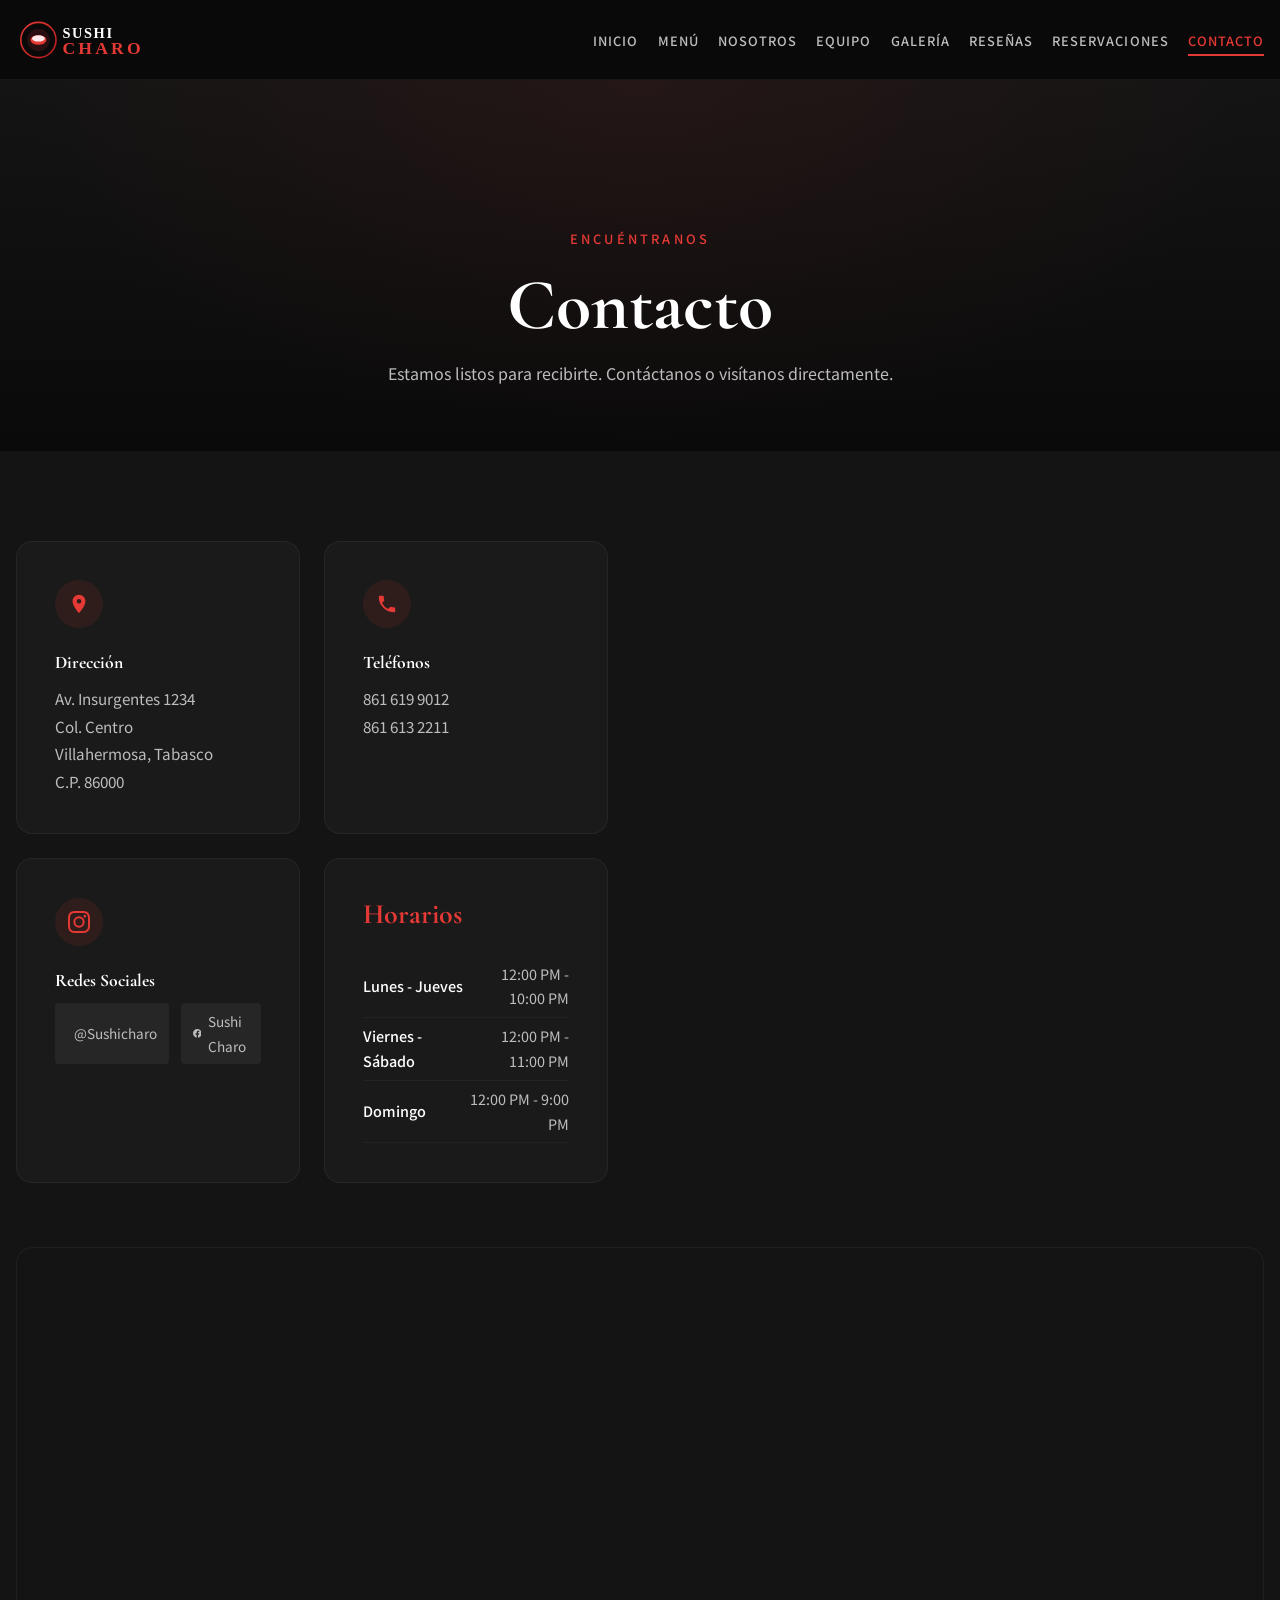
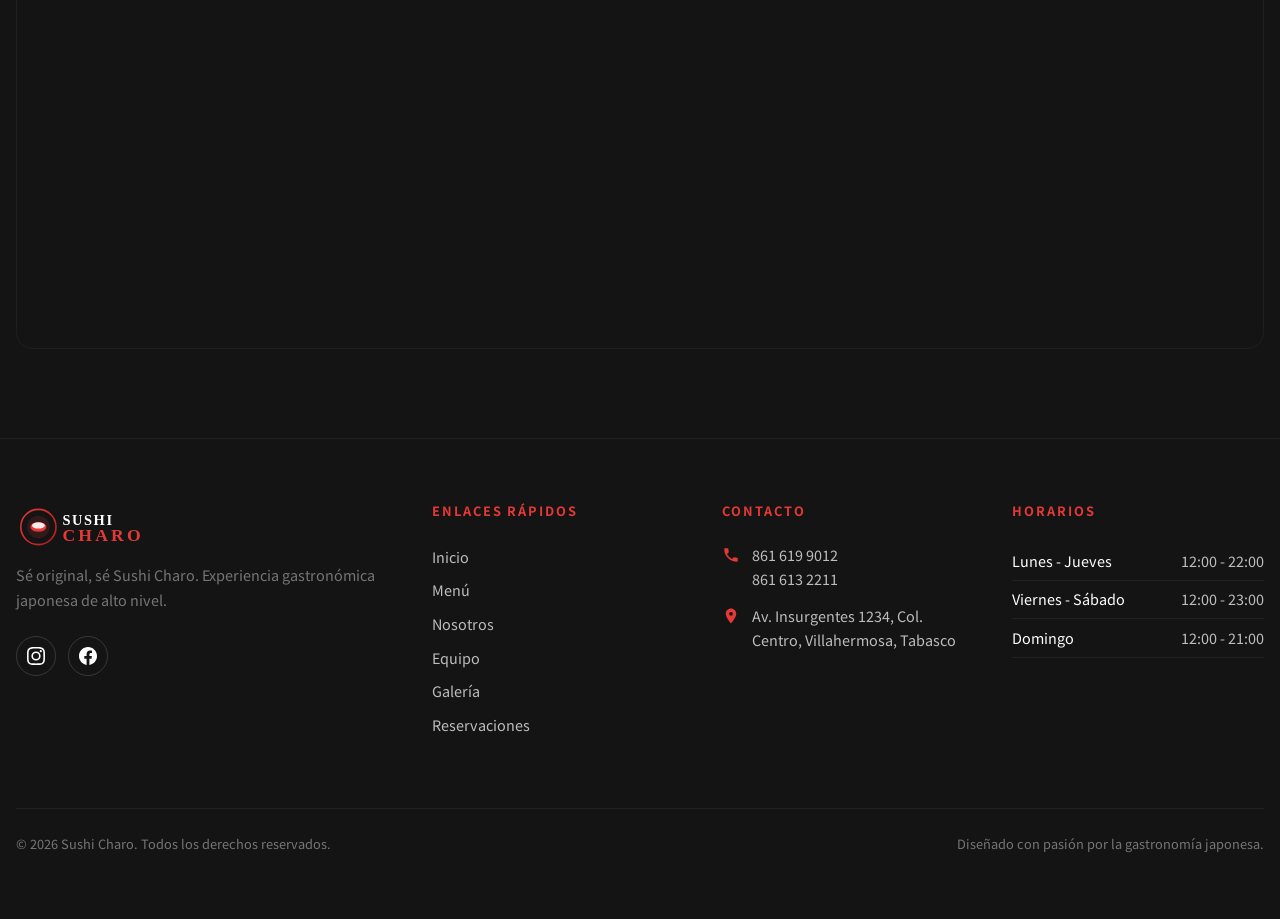
<file: contacto.html>
<!DOCTYPE html>
<html lang="es">
<head>
  <meta charset="UTF-8">
  <meta name="viewport" content="width=device-width, initial-scale=1.0">
  <meta name="description" content="Contacta a Sushi Charo. Dirección, teléfonos, redes sociales y horarios. Visítanos en Villahermosa, Tabasco.">
  <title>Contacto — Sushi Charo</title>
  <link rel="icon" type="image/svg+xml" href="assets/logos/logo.svg">
  <link rel="stylesheet" href="css/global.css">
  <link rel="stylesheet" href="css/contacto.css">
</head>
<body>

  <header class="header" role="banner">
    <div class="header__inner">
      <a href="index.html" class="header__logo" aria-label="Sushi Charo - Inicio">
        <img src="assets/logos/logo.svg" alt="Logo Sushi Charo" width="160" height="48">
      </a>
      <nav class="nav" aria-label="Navegación principal">
        <ul class="nav__list">
          <li><a href="index.html" class="nav__link">Inicio</a></li>
          <li><a href="menu.html" class="nav__link">Menú</a></li>
          <li><a href="nosotros.html" class="nav__link">Nosotros</a></li>
          <li><a href="equipo.html" class="nav__link">Equipo</a></li>
          <li><a href="galeria.html" class="nav__link">Galería</a></li>
          <li><a href="resenas.html" class="nav__link">Reseñas</a></li>
          <li><a href="reservaciones.html" class="nav__link">Reservaciones</a></li>
          <li><a href="contacto.html" class="nav__link">Contacto</a></li>
        </ul>
      </nav>
      <button class="hamburger" aria-label="Abrir menú" aria-expanded="false" aria-controls="mobile-nav">
        <span class="hamburger__line"></span>
        <span class="hamburger__line"></span>
        <span class="hamburger__line"></span>
      </button>
    </div>
  </header>

  <nav class="mobile-nav" id="mobile-nav" aria-label="Menú móvil">
    <ul class="mobile-nav__list">
      <li><a href="index.html" class="mobile-nav__link">Inicio</a></li>
      <li><a href="menu.html" class="mobile-nav__link">Menú</a></li>
      <li><a href="nosotros.html" class="mobile-nav__link">Nosotros</a></li>
      <li><a href="equipo.html" class="mobile-nav__link">Equipo</a></li>
      <li><a href="galeria.html" class="mobile-nav__link">Galería</a></li>
      <li><a href="resenas.html" class="mobile-nav__link">Reseñas</a></li>
      <li><a href="reservaciones.html" class="mobile-nav__link">Reservaciones</a></li>
      <li><a href="contacto.html" class="mobile-nav__link">Contacto</a></li>
    </ul>
  </nav>

  <main>
    <section class="page-hero">
      <div class="page-hero__content container">
        <span class="section-label" data-aos="fade-in">Encuéntranos</span>
        <h1 data-aos="fade-up">Contacto</h1>
        <p data-aos="fade-up" data-aos-delay="100">Estamos listos para recibirte. Contáctanos o visítanos directamente.</p>
      </div>
    </section>

    <section class="section section--dark" aria-labelledby="contact-heading">
      <div class="container">
        <h2 id="contact-heading" class="sr-only">Información de contacto</h2>
        <div class="contact-layout">
          <div class="contact-info">
            <article class="contact-card" data-aos="fade-up">
              <div class="contact-card__icon">
                <svg viewBox="0 0 24 24"><path d="M12 2C8.13 2 5 5.13 5 9c0 5.25 7 13 7 13s7-7.75 7-13c0-3.87-3.13-7-7-7zm0 9.5a2.5 2.5 0 010-5 2.5 2.5 0 010 5z"/></svg>
              </div>
              <h3>Dirección</h3>
              <p>Av. Insurgentes 1234<br>Col. Centro<br>Villahermosa, Tabasco<br>C.P. 86000</p>
            </article>

            <article class="contact-card" data-aos="fade-up" data-aos-delay="100">
              <div class="contact-card__icon">
                <svg viewBox="0 0 24 24"><path d="M6.62 10.79a15.05 15.05 0 006.59 6.59l2.2-2.2a1 1 0 011.01-.24 11.36 11.36 0 003.56.57 1 1 0 011 1V20a1 1 0 01-1 1A17 17 0 013 4a1 1 0 011-1h3.5a1 1 0 011 1 11.36 11.36 0 00.57 3.56 1 1 0 01-.25 1.01l-2.2 2.22z"/></svg>
              </div>
              <h3>Teléfonos</h3>
              <p>
                <a href="tel:+528616199012">861 619 9012</a><br>
                <a href="tel:+528616132211">861 613 2211</a>
              </p>
            </article>

            <article class="contact-card" data-aos="fade-up" data-aos-delay="200">
              <div class="contact-card__icon">
                <svg viewBox="0 0 24 24"><path d="M12 2.163c3.204 0 3.584.012 4.85.07 3.252.148 4.771 1.691 4.919 4.919.058 1.265.069 1.645.069 4.849 0 3.205-.012 3.584-.069 4.849-.149 3.225-1.664 4.771-4.919 4.919-1.266.058-1.644.07-4.85.07-3.204 0-3.584-.012-4.849-.07-3.26-.149-4.771-1.699-4.919-4.92-.058-1.265-.07-1.644-.07-4.849 0-3.204.013-3.583.07-4.849.149-3.227 1.664-4.771 4.919-4.919 1.266-.057 1.645-.069 4.849-.069zM12 0C8.741 0 8.333.014 7.053.072 2.695.272.273 2.69.073 7.052.014 8.333 0 8.741 0 12c0 3.259.014 3.668.072 4.948.2 4.358 2.618 6.78 6.98 6.98C8.333 23.986 8.741 24 12 24c3.259 0 3.668-.014 4.948-.072 4.354-.2 6.782-2.618 6.979-6.98.059-1.28.073-1.689.073-4.948 0-3.259-.014-3.667-.072-4.947-.196-4.354-2.617-6.78-6.979-6.98C15.668.014 15.259 0 12 0zm0 5.838a6.162 6.162 0 100 12.324 6.162 6.162 0 000-12.324zM12 16a4 4 0 110-8 4 4 0 010 8zm6.406-11.845a1.44 1.44 0 100 2.881 1.44 1.44 0 000-2.881z"/></svg>
              </div>
              <h3>Redes Sociales</h3>
              <div class="contact-social">
                <a href="https://instagram.com/Sushicharo" target="_blank" rel="noopener noreferrer">
                  <svg viewBox="0 0 24 24" width="16" height="16" fill="currentColor"><path d="M12 2.163c3.204 0 3.584.012 4.85.07 3.252.148 4.771 1.691 4.919 4.919.058 1.265.069 1.645.069 4.849 0 3.205-.012 3.584-.069 4.849-.149 3.225-1.664 4.771-4.919 4.919-1.266.058-1.644.07-4.85.07-3.204 0-3.584-.012-4.849-.07-3.26-.149-4.771-1.699-4.919-4.92-.058-1.265-.07-1.644-.07-4.849 0-3.204.013-3.583.07-4.849.149-3.227 1.664-4.771 4.919-4.919 1.266-.057 1.645-.069 4.849-.069zM12 0C8.741 0 8.333.014 7.053.072 2.695.272.273 2.69.073 7.052.014 8.333 0 8.741 0 12c0 3.259.014 3.668.072 4.948.2 4.358 2.618 6.78 6.98 6.98C8.333 23.986 8.741 24 12 24c3.259 0 3.668-.014 4.948-.072 4.354-.2 6.782-2.618 6.979-6.98.059-1.28.073-1.689.073-4.948 0-3.259-.014-3.667-.072-4.947-.196-4.354-2.617-6.78-6.979-6.98C15.668.014 15.259 0 12 0zm0 5.838a6.162 6.162 0 100 12.324 6.162 6.162 0 000-12.324zM12 16a4 4 0 110-8 4 4 0 010 8zm6.406-11.845a1.44 1.44 0 100 2.881 1.44 1.44 0 000-2.881z"/></svg>
                  @Sushicharo
                </a>
                <a href="https://facebook.com/SushiCharo" target="_blank" rel="noopener noreferrer">
                  <svg viewBox="0 0 24 24" width="16" height="16" fill="currentColor"><path d="M24 12.073c0-6.627-5.373-12-12-12s-12 5.373-12 12c0 5.99 4.388 10.954 10.125 11.854v-8.385H7.078v-3.47h3.047V9.43c0-3.007 1.792-4.669 4.533-4.669 1.312 0 2.686.235 2.686.235v2.953H15.83c-1.491 0-1.956.925-1.956 1.874v2.25h3.328l-.532 3.47h-2.796v8.385C19.612 23.027 24 18.062 24 12.073z"/></svg>
                  Sushi Charo
                </a>
              </div>
            </article>

            <article class="contact-hours" data-aos="fade-up" data-aos-delay="300">
              <h3>Horarios</h3>
              <table>
                <tbody>
                  <tr><td>Lunes - Jueves</td><td>12:00 PM - 10:00 PM</td></tr>
                  <tr><td>Viernes - Sábado</td><td>12:00 PM - 11:00 PM</td></tr>
                  <tr><td>Domingo</td><td>12:00 PM - 9:00 PM</td></tr>
                </tbody>
              </table>
            </article>
          </div>

          <div class="contact-map" data-aos="fade-up">
            <iframe
              src="https://www.google.com/maps/embed?pb=!1m18!1m12!1m3!1d3720.5!2d-92.93!3d17.99!2m3!1f0!2f0!3f0!3m2!1i1024!2i768!4f13.1!3m3!1m2!1s0x0%3A0x0!2zMTfCsDU5JzI0LjAiTiA5MsKwNTUnNDguMCJX!5e0!3m2!1ses!2smx!4v1"
              allowfullscreen=""
              loading="lazy"
              referrerpolicy="no-referrer-when-downgrade"
              title="Ubicación de Sushi Charo en Google Maps">
            </iframe>
          </div>
        </div>
      </div>
    </section>
  </main>

  <footer class="footer" role="contentinfo">
    <div class="container">
      <div class="footer__grid">
        <div class="footer__brand">
          <img src="assets/logos/logo.svg" alt="Sushi Charo" width="160" height="48">
          <p>Sé original, sé Sushi Charo. Experiencia gastronómica japonesa de alto nivel.</p>
          <div class="footer__social">
            <a href="https://instagram.com/Sushicharo" target="_blank" rel="noopener noreferrer" aria-label="Instagram">
              <svg viewBox="0 0 24 24"><path d="M12 2.163c3.204 0 3.584.012 4.85.07 3.252.148 4.771 1.691 4.919 4.919.058 1.265.069 1.645.069 4.849 0 3.205-.012 3.584-.069 4.849-.149 3.225-1.664 4.771-4.919 4.919-1.266.058-1.644.07-4.85.07-3.204 0-3.584-.012-4.849-.07-3.26-.149-4.771-1.699-4.919-4.92-.058-1.265-.07-1.644-.07-4.849 0-3.204.013-3.583.07-4.849.149-3.227 1.664-4.771 4.919-4.919 1.266-.057 1.645-.069 4.849-.069zM12 0C8.741 0 8.333.014 7.053.072 2.695.272.273 2.69.073 7.052.014 8.333 0 8.741 0 12c0 3.259.014 3.668.072 4.948.2 4.358 2.618 6.78 6.98 6.98C8.333 23.986 8.741 24 12 24c3.259 0 3.668-.014 4.948-.072 4.354-.2 6.782-2.618 6.979-6.98.059-1.28.073-1.689.073-4.948 0-3.259-.014-3.667-.072-4.947-.196-4.354-2.617-6.78-6.979-6.98C15.668.014 15.259 0 12 0zm0 5.838a6.162 6.162 0 100 12.324 6.162 6.162 0 000-12.324zM12 16a4 4 0 110-8 4 4 0 010 8zm6.406-11.845a1.44 1.44 0 100 2.881 1.44 1.44 0 000-2.881z"/></svg>
            </a>
            <a href="https://facebook.com/SushiCharo" target="_blank" rel="noopener noreferrer" aria-label="Facebook">
              <svg viewBox="0 0 24 24"><path d="M24 12.073c0-6.627-5.373-12-12-12s-12 5.373-12 12c0 5.99 4.388 10.954 10.125 11.854v-8.385H7.078v-3.47h3.047V9.43c0-3.007 1.792-4.669 4.533-4.669 1.312 0 2.686.235 2.686.235v2.953H15.83c-1.491 0-1.956.925-1.956 1.874v2.25h3.328l-.532 3.47h-2.796v8.385C19.612 23.027 24 18.062 24 12.073z"/></svg>
            </a>
          </div>
        </div>
        <div>
          <h3 class="footer__title">Enlaces Rápidos</h3>
          <ul class="footer__links">
            <li><a href="index.html">Inicio</a></li>
            <li><a href="menu.html">Menú</a></li>
            <li><a href="nosotros.html">Nosotros</a></li>
            <li><a href="equipo.html">Equipo</a></li>
            <li><a href="galeria.html">Galería</a></li>
            <li><a href="reservaciones.html">Reservaciones</a></li>
          </ul>
        </div>
        <div>
          <h3 class="footer__title">Contacto</h3>
          <ul class="footer__contact">
            <li>
              <svg viewBox="0 0 24 24"><path d="M6.62 10.79a15.05 15.05 0 006.59 6.59l2.2-2.2a1 1 0 011.01-.24 11.36 11.36 0 003.56.57 1 1 0 011 1V20a1 1 0 01-1 1A17 17 0 013 4a1 1 0 011-1h3.5a1 1 0 011 1 11.36 11.36 0 00.57 3.56 1 1 0 01-.25 1.01l-2.2 2.22z"/></svg>
              <span>861 619 9012<br>861 613 2211</span>
            </li>
            <li>
              <svg viewBox="0 0 24 24"><path d="M12 2C8.13 2 5 5.13 5 9c0 5.25 7 13 7 13s7-7.75 7-13c0-3.87-3.13-7-7-7zm0 9.5a2.5 2.5 0 010-5 2.5 2.5 0 010 5z"/></svg>
              <span>Av. Insurgentes 1234, Col. Centro, Villahermosa, Tabasco</span>
            </li>
          </ul>
        </div>
        <div>
          <h3 class="footer__title">Horarios</h3>
          <ul class="footer__hours">
            <li><span>Lunes - Jueves</span><span>12:00 - 22:00</span></li>
            <li><span>Viernes - Sábado</span><span>12:00 - 23:00</span></li>
            <li><span>Domingo</span><span>12:00 - 21:00</span></li>
          </ul>
        </div>
      </div>
      <div class="footer__bottom">
        <p>&copy; 2026 Sushi Charo. Todos los derechos reservados.</p>
        <p>Diseñado con pasión por la gastronomía japonesa.</p>
      </div>
    </div>
  </footer>

  <script src="js/main.js"></script>
  <script src="js/animaciones.js"></script>
</body>
</html>
</file>
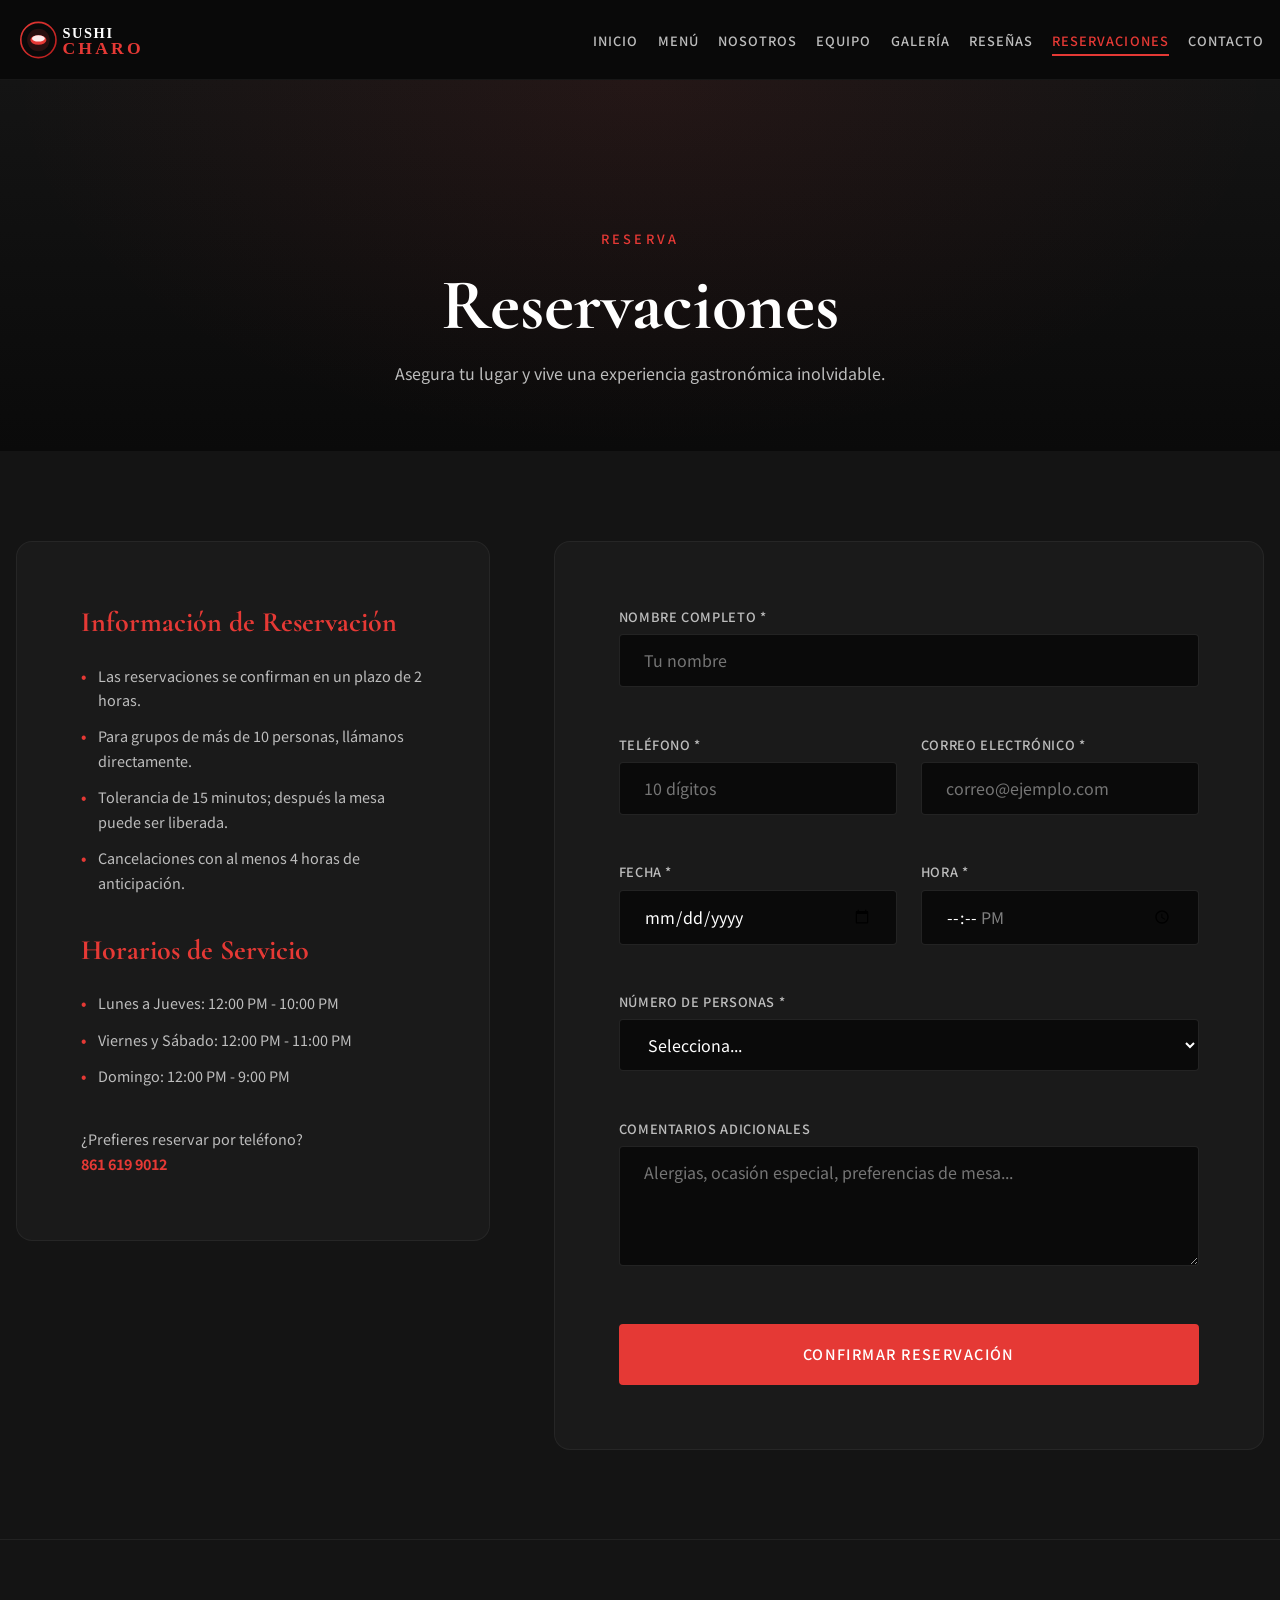
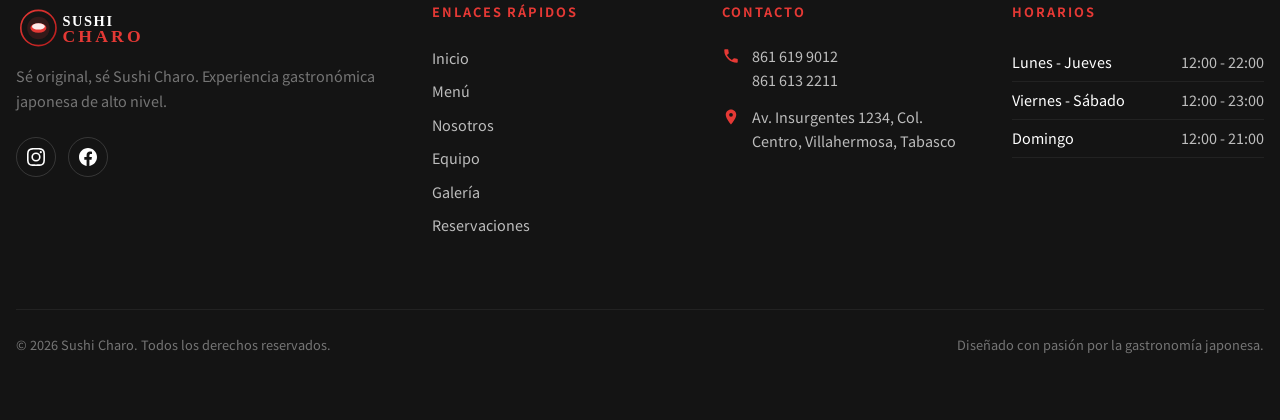
<file: reservaciones.html>
<!DOCTYPE html>
<html lang="es">
<head>
  <meta charset="UTF-8">
  <meta name="viewport" content="width=device-width, initial-scale=1.0">
  <meta name="description" content="Reserva tu mesa en Sushi Charo. Formulario de reservaciones en línea. Disfruta la mejor experiencia gastronómica japonesa.">
  <title>Reservaciones — Sushi Charo</title>
  <link rel="icon" type="image/svg+xml" href="assets/logos/logo.svg">
  <link rel="stylesheet" href="css/global.css">
  <link rel="stylesheet" href="css/reservaciones.css">
</head>
<body>

  <header class="header" role="banner">
    <div class="header__inner">
      <a href="index.html" class="header__logo" aria-label="Sushi Charo - Inicio">
        <img src="assets/logos/logo.svg" alt="Logo Sushi Charo" width="160" height="48">
      </a>
      <nav class="nav" aria-label="Navegación principal">
        <ul class="nav__list">
          <li><a href="index.html" class="nav__link">Inicio</a></li>
          <li><a href="menu.html" class="nav__link">Menú</a></li>
          <li><a href="nosotros.html" class="nav__link">Nosotros</a></li>
          <li><a href="equipo.html" class="nav__link">Equipo</a></li>
          <li><a href="galeria.html" class="nav__link">Galería</a></li>
          <li><a href="resenas.html" class="nav__link">Reseñas</a></li>
          <li><a href="reservaciones.html" class="nav__link">Reservaciones</a></li>
          <li><a href="contacto.html" class="nav__link">Contacto</a></li>
        </ul>
      </nav>
      <button class="hamburger" aria-label="Abrir menú" aria-expanded="false" aria-controls="mobile-nav">
        <span class="hamburger__line"></span>
        <span class="hamburger__line"></span>
        <span class="hamburger__line"></span>
      </button>
    </div>
  </header>

  <nav class="mobile-nav" id="mobile-nav" aria-label="Menú móvil">
    <ul class="mobile-nav__list">
      <li><a href="index.html" class="mobile-nav__link">Inicio</a></li>
      <li><a href="menu.html" class="mobile-nav__link">Menú</a></li>
      <li><a href="nosotros.html" class="mobile-nav__link">Nosotros</a></li>
      <li><a href="equipo.html" class="mobile-nav__link">Equipo</a></li>
      <li><a href="galeria.html" class="mobile-nav__link">Galería</a></li>
      <li><a href="resenas.html" class="mobile-nav__link">Reseñas</a></li>
      <li><a href="reservaciones.html" class="mobile-nav__link">Reservaciones</a></li>
      <li><a href="contacto.html" class="mobile-nav__link">Contacto</a></li>
    </ul>
  </nav>

  <main>
    <section class="page-hero">
      <div class="page-hero__content container">
        <span class="section-label" data-aos="fade-in">Reserva</span>
        <h1 data-aos="fade-up">Reservaciones</h1>
        <p data-aos="fade-up" data-aos-delay="100">Asegura tu lugar y vive una experiencia gastronómica inolvidable.</p>
      </div>
    </section>

    <section class="section section--dark" aria-labelledby="reservation-heading">
      <div class="container">
        <div class="reservation-layout">
          <aside class="reservation-info" data-aos="fade-right">
            <h3 id="reservation-heading">Información de Reservación</h3>
            <ul>
              <li>Las reservaciones se confirman en un plazo de 2 horas.</li>
              <li>Para grupos de más de 10 personas, llámanos directamente.</li>
              <li>Tolerancia de 15 minutos; después la mesa puede ser liberada.</li>
              <li>Cancelaciones con al menos 4 horas de anticipación.</li>
            </ul>
            <h3>Horarios de Servicio</h3>
            <ul>
              <li>Lunes a Jueves: 12:00 PM - 10:00 PM</li>
              <li>Viernes y Sábado: 12:00 PM - 11:00 PM</li>
              <li>Domingo: 12:00 PM - 9:00 PM</li>
            </ul>
            <p style="margin-top: 1rem; color: var(--color-gray-300); font-size: 0.9rem;">¿Prefieres reservar por teléfono?<br><strong style="color: var(--color-red);">861 619 9012</strong></p>
          </aside>

          <div class="reservation-form-wrap" data-aos="fade-left">
            <form class="reservation-form" id="reservation-form" novalidate>
              <div class="form-group">
                <label for="nombre">Nombre completo *</label>
                <input type="text" id="nombre" name="nombre" placeholder="Tu nombre" required autocomplete="name">
                <span class="form-error" role="alert"></span>
              </div>

              <div class="form-row">
                <div class="form-group">
                  <label for="telefono">Teléfono *</label>
                  <input type="tel" id="telefono" name="telefono" placeholder="10 dígitos" required autocomplete="tel">
                  <span class="form-error" role="alert"></span>
                </div>
                <div class="form-group">
                  <label for="correo">Correo electrónico *</label>
                  <input type="email" id="correo" name="correo" placeholder="correo@ejemplo.com" required autocomplete="email">
                  <span class="form-error" role="alert"></span>
                </div>
              </div>

              <div class="form-row">
                <div class="form-group">
                  <label for="fecha">Fecha *</label>
                  <input type="date" id="fecha" name="fecha" required>
                  <span class="form-error" role="alert"></span>
                </div>
                <div class="form-group">
                  <label for="hora">Hora *</label>
                  <input type="time" id="hora" name="hora" min="12:00" max="22:00" required>
                  <span class="form-error" role="alert"></span>
                </div>
              </div>

              <div class="form-group">
                <label for="personas">Número de personas *</label>
                <select id="personas" name="personas" required>
                  <option value="">Selecciona...</option>
                  <option value="1">1 persona</option>
                  <option value="2">2 personas</option>
                  <option value="3">3 personas</option>
                  <option value="4">4 personas</option>
                  <option value="5">5 personas</option>
                  <option value="6">6 personas</option>
                  <option value="7">7 personas</option>
                  <option value="8">8 personas</option>
                  <option value="9">9 personas</option>
                  <option value="10">10 personas</option>
                  <option value="11">11-15 personas</option>
                  <option value="16">16-20 personas</option>
                </select>
                <span class="form-error" role="alert"></span>
              </div>

              <div class="form-group">
                <label for="comentarios">Comentarios adicionales</label>
                <textarea id="comentarios" name="comentarios" placeholder="Alergias, ocasión especial, preferencias de mesa..." maxlength="500"></textarea>
                <span class="form-error" role="alert"></span>
              </div>

              <div class="form-submit">
                <button type="submit" class="btn btn--primary">Confirmar Reservación</button>
              </div>
            </form>

            <div class="form-success" id="form-success" role="status">
              <svg viewBox="0 0 24 24"><path d="M12 2C6.48 2 2 6.48 2 12s4.48 10 10 10 10-4.48 10-10S17.52 2 12 2zm-2 15l-5-5 1.41-1.41L10 14.17l7.59-7.59L19 8l-9 9z"/></svg>
              <h3>¡Reservación Enviada!</h3>
              <p>Gracias por elegir Sushi Charo. Te contactaremos pronto para confirmar tu reservación.</p>
            </div>
          </div>
        </div>
      </div>
    </section>
  </main>

  <footer class="footer" role="contentinfo">
    <div class="container">
      <div class="footer__grid">
        <div class="footer__brand">
          <img src="assets/logos/logo.svg" alt="Sushi Charo" width="160" height="48">
          <p>Sé original, sé Sushi Charo. Experiencia gastronómica japonesa de alto nivel.</p>
          <div class="footer__social">
            <a href="https://instagram.com/Sushicharo" target="_blank" rel="noopener noreferrer" aria-label="Instagram">
              <svg viewBox="0 0 24 24"><path d="M12 2.163c3.204 0 3.584.012 4.85.07 3.252.148 4.771 1.691 4.919 4.919.058 1.265.069 1.645.069 4.849 0 3.205-.012 3.584-.069 4.849-.149 3.225-1.664 4.771-4.919 4.919-1.266.058-1.644.07-4.85.07-3.204 0-3.584-.012-4.849-.07-3.26-.149-4.771-1.699-4.919-4.92-.058-1.265-.07-1.644-.07-4.849 0-3.204.013-3.583.07-4.849.149-3.227 1.664-4.771 4.919-4.919 1.266-.057 1.645-.069 4.849-.069zM12 0C8.741 0 8.333.014 7.053.072 2.695.272.273 2.69.073 7.052.014 8.333 0 8.741 0 12c0 3.259.014 3.668.072 4.948.2 4.358 2.618 6.78 6.98 6.98C8.333 23.986 8.741 24 12 24c3.259 0 3.668-.014 4.948-.072 4.354-.2 6.782-2.618 6.979-6.98.059-1.28.073-1.689.073-4.948 0-3.259-.014-3.667-.072-4.947-.196-4.354-2.617-6.78-6.979-6.98C15.668.014 15.259 0 12 0zm0 5.838a6.162 6.162 0 100 12.324 6.162 6.162 0 000-12.324zM12 16a4 4 0 110-8 4 4 0 010 8zm6.406-11.845a1.44 1.44 0 100 2.881 1.44 1.44 0 000-2.881z"/></svg>
            </a>
            <a href="https://facebook.com/SushiCharo" target="_blank" rel="noopener noreferrer" aria-label="Facebook">
              <svg viewBox="0 0 24 24"><path d="M24 12.073c0-6.627-5.373-12-12-12s-12 5.373-12 12c0 5.99 4.388 10.954 10.125 11.854v-8.385H7.078v-3.47h3.047V9.43c0-3.007 1.792-4.669 4.533-4.669 1.312 0 2.686.235 2.686.235v2.953H15.83c-1.491 0-1.956.925-1.956 1.874v2.25h3.328l-.532 3.47h-2.796v8.385C19.612 23.027 24 18.062 24 12.073z"/></svg>
            </a>
          </div>
        </div>
        <div>
          <h3 class="footer__title">Enlaces Rápidos</h3>
          <ul class="footer__links">
            <li><a href="index.html">Inicio</a></li>
            <li><a href="menu.html">Menú</a></li>
            <li><a href="nosotros.html">Nosotros</a></li>
            <li><a href="equipo.html">Equipo</a></li>
            <li><a href="galeria.html">Galería</a></li>
            <li><a href="reservaciones.html">Reservaciones</a></li>
          </ul>
        </div>
        <div>
          <h3 class="footer__title">Contacto</h3>
          <ul class="footer__contact">
            <li>
              <svg viewBox="0 0 24 24"><path d="M6.62 10.79a15.05 15.05 0 006.59 6.59l2.2-2.2a1 1 0 011.01-.24 11.36 11.36 0 003.56.57 1 1 0 011 1V20a1 1 0 01-1 1A17 17 0 013 4a1 1 0 011-1h3.5a1 1 0 011 1 11.36 11.36 0 00.57 3.56 1 1 0 01-.25 1.01l-2.2 2.22z"/></svg>
              <span>861 619 9012<br>861 613 2211</span>
            </li>
            <li>
              <svg viewBox="0 0 24 24"><path d="M12 2C8.13 2 5 5.13 5 9c0 5.25 7 13 7 13s7-7.75 7-13c0-3.87-3.13-7-7-7zm0 9.5a2.5 2.5 0 010-5 2.5 2.5 0 010 5z"/></svg>
              <span>Av. Insurgentes 1234, Col. Centro, Villahermosa, Tabasco</span>
            </li>
          </ul>
        </div>
        <div>
          <h3 class="footer__title">Horarios</h3>
          <ul class="footer__hours">
            <li><span>Lunes - Jueves</span><span>12:00 - 22:00</span></li>
            <li><span>Viernes - Sábado</span><span>12:00 - 23:00</span></li>
            <li><span>Domingo</span><span>12:00 - 21:00</span></li>
          </ul>
        </div>
      </div>
      <div class="footer__bottom">
        <p>&copy; 2026 Sushi Charo. Todos los derechos reservados.</p>
        <p>Diseñado con pasión por la gastronomía japonesa.</p>
      </div>
    </div>
  </footer>

  <script src="js/main.js"></script>
  <script src="js/animaciones.js"></script>
  <script src="js/reservaciones.js"></script>
</body>
</html>
</file>
<file: css/global.css>
/* ============================================
   SUSHI CHARO — Global Styles
   Mobile First · Premium Japanese Aesthetic
   ============================================ */

@import url('https://fonts.googleapis.com/css2?family=Cormorant+Garamond:ital,wght@0,400;0,600;0,700;1,400&family=Noto+Sans+JP:wght@300;400;500;700&display=swap');

/* --- CSS Variables --- */
:root {
  --color-red: #E53935;
  --color-red-dark: #B71C1C;
  --color-red-light: #FF6F60;
  --color-black: #0A0A0A;
  --color-black-soft: #141414;
  --color-black-card: #1A1A1A;
  --color-white: #FFFFFF;
  --color-gray-100: #F5F5F5;
  --color-gray-300: #BDBDBD;
  --color-gray-500: #757575;
  --color-gray-700: #424242;

  --font-display: 'Cormorant Garamond', Georgia, serif;
  --font-body: 'Noto Sans JP', 'Segoe UI', sans-serif;

  --space-xs: clamp(0.25rem, 0.5vw, 0.5rem);
  --space-sm: clamp(0.5rem, 1vw, 0.75rem);
  --space-md: clamp(1rem, 2vw, 1.5rem);
  --space-lg: clamp(1.5rem, 3vw, 2.5rem);
  --space-xl: clamp(2rem, 5vw, 4rem);
  --space-2xl: clamp(3rem, 7vw, 6rem);

  --radius-sm: 4px;
  --radius-md: 8px;
  --radius-lg: 16px;
  --radius-xl: 24px;

  --shadow-sm: 0 2px 8px rgba(0, 0, 0, 0.3);
  --shadow-md: 0 4px 20px rgba(0, 0, 0, 0.4);
  --shadow-lg: 0 8px 40px rgba(0, 0, 0, 0.5);
  --shadow-red: 0 4px 20px rgba(229, 57, 53, 0.3);

  --transition-fast: 0.2s ease;
  --transition-base: 0.35s cubic-bezier(0.4, 0, 0.2, 1);
  --transition-slow: 0.6s cubic-bezier(0.4, 0, 0.2, 1);

  --header-height: clamp(60px, 10vw, 80px);
  --container-max: 1400px;
  --container-narrow: 900px;
}

/* --- Reset & Base --- */
*,
*::before,
*::after {
  box-sizing: border-box;
  margin: 0;
  padding: 0;
}

html {
  font-size: 100%;
  scroll-behavior: smooth;
  -webkit-text-size-adjust: 100%;
  overflow-x: hidden;
}

body {
  font-family: var(--font-body);
  font-weight: 400;
  font-size: clamp(0.875rem, 1.5vw, 1rem);
  line-height: 1.7;
  color: var(--color-gray-100);
  background-color: var(--color-black);
  overflow-x: hidden;
  min-width: 320px;
  -webkit-font-smoothing: antialiased;
  -moz-osx-font-smoothing: grayscale;
}

img,
video,
svg {
  display: block;
  max-width: 100%;
  height: auto;
}

a {
  color: inherit;
  text-decoration: none;
  transition: color var(--transition-fast);
}

a:hover {
  color: var(--color-red);
}

ul,
ol {
  list-style: none;
}

button,
input,
select,
textarea {
  font: inherit;
  color: inherit;
  border: none;
  background: none;
}

button {
  cursor: pointer;
}

:focus-visible {
  outline: 2px solid var(--color-red);
  outline-offset: 3px;
}

::selection {
  background: var(--color-red);
  color: var(--color-white);
}

/* --- Typography --- */
h1, h2, h3, h4, h5, h6 {
  font-family: var(--font-display);
  font-weight: 700;
  line-height: 1.2;
  color: var(--color-white);
}

h1 { font-size: clamp(2rem, 6vw, 4.5rem); }
h2 { font-size: clamp(1.75rem, 4.5vw, 3rem); }
h3 { font-size: clamp(1.25rem, 3vw, 1.75rem); }
h4 { font-size: clamp(1.1rem, 2.5vw, 1.35rem); }

p {
  max-width: 65ch;
}

.text-red { color: var(--color-red); }
.text-muted { color: var(--color-gray-500); }
.text-center { text-align: center; }

.section-label {
  display: inline-block;
  font-family: var(--font-body);
  font-size: clamp(0.7rem, 1.2vw, 0.8rem);
  font-weight: 500;
  letter-spacing: 0.25em;
  text-transform: uppercase;
  color: var(--color-red);
  margin-bottom: var(--space-sm);
}

.section-title {
  margin-bottom: var(--space-md);
}

.section-subtitle {
  font-size: clamp(1rem, 2vw, 1.15rem);
  color: var(--color-gray-300);
  max-width: 600px;
}

/* --- Layout --- */
.container {
  width: min(100% - 2rem, var(--container-max));
  margin-inline: auto;
}

.container--narrow {
  width: min(100% - 2rem, var(--container-narrow));
  margin-inline: auto;
}

.section {
  padding-block: var(--space-2xl);
}

.section--dark {
  background-color: var(--color-black-soft);
}

.section--darker {
  background-color: var(--color-black);
}

/* --- Buttons --- */
.btn {
  display: inline-flex;
  align-items: center;
  justify-content: center;
  gap: var(--space-xs);
  padding: clamp(0.75rem, 2vw, 1rem) clamp(1.5rem, 4vw, 2.5rem);
  font-family: var(--font-body);
  font-size: clamp(0.8rem, 1.5vw, 0.9rem);
  font-weight: 500;
  letter-spacing: 0.1em;
  text-transform: uppercase;
  border-radius: var(--radius-sm);
  transition: all var(--transition-base);
  white-space: nowrap;
}

.btn--primary {
  background: var(--color-red);
  color: var(--color-white);
  border: 2px solid var(--color-red);
}

.btn--primary:hover {
  background: var(--color-red-dark);
  border-color: var(--color-red-dark);
  color: var(--color-white);
  transform: translateY(-2px);
  box-shadow: var(--shadow-red);
}

.btn--outline {
  background: transparent;
  color: var(--color-white);
  border: 2px solid var(--color-white);
}

.btn--outline:hover {
  background: var(--color-white);
  color: var(--color-black);
  transform: translateY(-2px);
}

.btn--ghost {
  background: transparent;
  color: var(--color-red);
  border: 2px solid var(--color-red);
}

.btn--ghost:hover {
  background: var(--color-red);
  color: var(--color-white);
  transform: translateY(-2px);
}

.btn-group {
  display: flex;
  flex-wrap: wrap;
  gap: var(--space-sm);
}

/* --- Cards --- */
.card {
  background: var(--color-black-card);
  border-radius: var(--radius-lg);
  overflow: hidden;
  transition: transform var(--transition-base), box-shadow var(--transition-base);
}

.card:hover {
  transform: translateY(-6px);
  box-shadow: var(--shadow-lg);
}

.card__image {
  width: 100%;
  aspect-ratio: 4 / 3;
  object-fit: cover;
}

.card__body {
  padding: var(--space-md);
}

.card__title {
  font-size: clamp(1.1rem, 2vw, 1.3rem);
  margin-bottom: var(--space-xs);
}

.card__text {
  color: var(--color-gray-300);
  font-size: clamp(0.85rem, 1.5vw, 0.95rem);
}

.card__price {
  font-family: var(--font-display);
  font-size: clamp(1.2rem, 2.5vw, 1.5rem);
  color: var(--color-red);
  font-weight: 700;
  margin-top: var(--space-sm);
}

/* --- Grid Utilities --- */
.grid {
  display: grid;
  gap: var(--space-md);
}

.grid--2 {
  grid-template-columns: 1fr;
}

.grid--3 {
  grid-template-columns: 1fr;
}

.grid--4 {
  grid-template-columns: 1fr;
}

@media (min-width: 480px) {
  .grid--2 { grid-template-columns: repeat(2, 1fr); }
  .grid--3 { grid-template-columns: repeat(2, 1fr); }
  .grid--4 { grid-template-columns: repeat(2, 1fr); }
}

@media (min-width: 768px) {
  .grid--3 { grid-template-columns: repeat(3, 1fr); }
  .grid--4 { grid-template-columns: repeat(2, 1fr); }
}

@media (min-width: 1024px) {
  .grid--4 { grid-template-columns: repeat(4, 1fr); }
}

/* --- Header --- */
.header {
  position: fixed;
  top: 0;
  left: 0;
  right: 0;
  z-index: 1000;
  height: var(--header-height);
  background: rgba(10, 10, 10, 0.95);
  backdrop-filter: blur(12px);
  -webkit-backdrop-filter: blur(12px);
  border-bottom: 1px solid rgba(255, 255, 255, 0.06);
  transition: background var(--transition-base), box-shadow var(--transition-base);
}

.header--scrolled {
  background: rgba(10, 10, 10, 0.98);
  box-shadow: var(--shadow-md);
}

.header__inner {
  display: flex;
  align-items: center;
  justify-content: space-between;
  height: 100%;
  width: min(100% - 2rem, var(--container-max));
  margin-inline: auto;
}

.header__logo {
  display: flex;
  align-items: center;
  gap: var(--space-sm);
  flex-shrink: 0;
}

.header__logo img {
  height: clamp(36px, 8vw, 48px);
  width: auto;
}

.header__logo-text {
  font-family: var(--font-display);
  font-size: clamp(1rem, 2.5vw, 1.3rem);
  font-weight: 700;
  letter-spacing: 0.15em;
  color: var(--color-white);
}

.header__logo-text span {
  color: var(--color-red);
}

/* Navigation */
.nav {
  display: none;
}

.nav__list {
  display: flex;
  align-items: center;
  gap: clamp(0.5rem, 1.5vw, 1.5rem);
}

.nav__link {
  font-size: clamp(0.7rem, 1.2vw, 0.8rem);
  font-weight: 500;
  letter-spacing: 0.08em;
  text-transform: uppercase;
  color: var(--color-gray-300);
  padding: var(--space-xs) 0;
  position: relative;
  transition: color var(--transition-fast);
}

.nav__link::after {
  content: '';
  position: absolute;
  bottom: 0;
  left: 0;
  width: 0;
  height: 2px;
  background: var(--color-red);
  transition: width var(--transition-base);
}

.nav__link:hover,
.nav__link--active {
  color: var(--color-white);
}

.nav__link:hover::after,
.nav__link--active::after {
  width: 100%;
}

/* Hamburger */
.hamburger {
  display: flex;
  flex-direction: column;
  justify-content: center;
  gap: 6px;
  width: 40px;
  height: 40px;
  padding: 8px;
  z-index: 1001;
  transition: transform var(--transition-fast);
}

.hamburger__line {
  display: block;
  width: 100%;
  height: 2px;
  background: var(--color-white);
  border-radius: 2px;
  transition: transform var(--transition-base), opacity var(--transition-base), background var(--transition-fast);
  transform-origin: center;
}

.hamburger--active .hamburger__line:nth-child(1) {
  transform: translateY(8px) rotate(45deg);
}

.hamburger--active .hamburger__line:nth-child(2) {
  opacity: 0;
  transform: scaleX(0);
}

.hamburger--active .hamburger__line:nth-child(3) {
  transform: translateY(-8px) rotate(-45deg);
}

/* Mobile Nav Overlay */
.mobile-nav {
  position: fixed;
  inset: 0;
  z-index: 999;
  background: rgba(10, 10, 10, 0.98);
  display: flex;
  flex-direction: column;
  align-items: center;
  justify-content: center;
  opacity: 0;
  visibility: hidden;
  transition: opacity var(--transition-base), visibility var(--transition-base);
}

.mobile-nav--open {
  opacity: 1;
  visibility: visible;
}

.mobile-nav__list {
  display: flex;
  flex-direction: column;
  align-items: center;
  gap: var(--space-lg);
}

.mobile-nav__link {
  font-family: var(--font-display);
  font-size: clamp(1.5rem, 5vw, 2rem);
  font-weight: 600;
  color: var(--color-white);
  letter-spacing: 0.1em;
  transition: color var(--transition-fast), transform var(--transition-fast);
}

.mobile-nav__link:hover,
.mobile-nav__link--active {
  color: var(--color-red);
  transform: scale(1.05);
}

@media (min-width: 1024px) {
  .nav { display: block; }
  .hamburger { display: none; }
  .mobile-nav { display: none; }
}

/* --- Footer --- */
.footer {
  background: var(--color-black-soft);
  border-top: 1px solid rgba(255, 255, 255, 0.06);
  padding-block: var(--space-xl);
}

.footer__grid {
  display: grid;
  gap: var(--space-lg);
  grid-template-columns: 1fr;
}

.footer__brand img {
  height: 48px;
  margin-bottom: var(--space-sm);
}

.footer__brand p {
  color: var(--color-gray-500);
  font-size: 0.9rem;
}

.footer__title {
  font-family: var(--font-body);
  font-size: 0.8rem;
  font-weight: 700;
  letter-spacing: 0.15em;
  text-transform: uppercase;
  color: var(--color-red);
  margin-bottom: var(--space-md);
}

.footer__links li {
  margin-bottom: var(--space-xs);
}

.footer__links a {
  color: var(--color-gray-300);
  font-size: 0.9rem;
  transition: color var(--transition-fast), padding-left var(--transition-fast);
}

.footer__links a:hover {
  color: var(--color-white);
  padding-left: 4px;
}

.footer__contact li {
  display: flex;
  align-items: flex-start;
  gap: var(--space-sm);
  margin-bottom: var(--space-sm);
  color: var(--color-gray-300);
  font-size: 0.9rem;
}

.footer__contact svg {
  flex-shrink: 0;
  width: 18px;
  height: 18px;
  margin-top: 3px;
  fill: var(--color-red);
}

.footer__social {
  display: flex;
  gap: var(--space-sm);
  margin-top: var(--space-md);
}

.footer__social a {
  display: flex;
  align-items: center;
  justify-content: center;
  width: 40px;
  height: 40px;
  border-radius: 50%;
  border: 1px solid rgba(255, 255, 255, 0.15);
  color: var(--color-white);
  transition: all var(--transition-base);
}

.footer__social a:hover {
  background: var(--color-red);
  border-color: var(--color-red);
  color: var(--color-white);
  transform: translateY(-3px);
}

.footer__social svg {
  width: 18px;
  height: 18px;
  fill: currentColor;
}

.footer__hours li {
  display: flex;
  justify-content: space-between;
  padding: var(--space-xs) 0;
  border-bottom: 1px solid rgba(255, 255, 255, 0.06);
  font-size: 0.9rem;
  color: var(--color-gray-300);
}

.footer__hours li span:first-child {
  color: var(--color-white);
}

.footer__bottom {
  margin-top: var(--space-xl);
  padding-top: var(--space-md);
  border-top: 1px solid rgba(255, 255, 255, 0.06);
  display: flex;
  flex-direction: column;
  align-items: center;
  gap: var(--space-sm);
  text-align: center;
}

.footer__bottom p {
  font-size: 0.8rem;
  color: var(--color-gray-500);
}

@media (min-width: 768px) {
  .footer__grid {
    grid-template-columns: repeat(2, 1fr);
  }
}

@media (min-width: 1024px) {
  .footer__grid {
    grid-template-columns: 1.5fr 1fr 1fr 1fr;
  }

  .footer__bottom {
    flex-direction: row;
    justify-content: space-between;
  }
}

/* --- Page Hero (shared) --- */
.page-hero {
  position: relative;
  padding-top: calc(var(--header-height) + var(--space-xl));
  padding-bottom: var(--space-xl);
  text-align: center;
  background: linear-gradient(180deg, var(--color-black-soft) 0%, var(--color-black) 100%);
  overflow: hidden;
}

.page-hero::before {
  content: '';
  position: absolute;
  inset: 0;
  background: radial-gradient(ellipse at 50% 0%, rgba(229, 57, 53, 0.08) 0%, transparent 70%);
  pointer-events: none;
}

.page-hero__content {
  position: relative;
  z-index: 1;
}

.page-hero h1 {
  margin-bottom: var(--space-sm);
}

.page-hero p {
  margin-inline: auto;
  color: var(--color-gray-300);
}

/* --- Animations Base --- */
[data-aos] {
  opacity: 0;
  transition: opacity var(--transition-slow), transform var(--transition-slow);
}

[data-aos].aos-animate {
  opacity: 1;
}

[data-aos="fade-up"] {
  transform: translateY(40px);
}

[data-aos="fade-up"].aos-animate {
  transform: translateY(0);
}

[data-aos="fade-in"] {
  transform: none;
}

[data-aos="fade-right"] {
  transform: translateX(-40px);
}

[data-aos="fade-right"].aos-animate {
  transform: translateX(0);
}

[data-aos="fade-left"] {
  transform: translateX(40px);
}

[data-aos="fade-left"].aos-animate {
  transform: translateX(0);
}

[data-aos="zoom-in"] {
  transform: scale(0.9);
}

[data-aos="zoom-in"].aos-animate {
  transform: scale(1);
}

/* --- Stars Rating --- */
.stars {
  display: inline-flex;
  gap: 2px;
}

.stars svg {
  width: 18px;
  height: 18px;
  fill: var(--color-red);
}

/* --- Lightbox --- */
.lightbox {
  position: fixed;
  inset: 0;
  z-index: 2000;
  background: rgba(0, 0, 0, 0.95);
  display: flex;
  align-items: center;
  justify-content: center;
  opacity: 0;
  visibility: hidden;
  transition: opacity var(--transition-base), visibility var(--transition-base);
}

.lightbox--open {
  opacity: 1;
  visibility: visible;
}

.lightbox__img {
  max-width: min(90vw, 1200px);
  max-height: 85vh;
  object-fit: contain;
  border-radius: var(--radius-md);
}

.lightbox__close {
  position: absolute;
  top: var(--space-md);
  right: var(--space-md);
  width: 48px;
  height: 48px;
  display: flex;
  align-items: center;
  justify-content: center;
  color: var(--color-white);
  font-size: 2rem;
  border-radius: 50%;
  background: rgba(255, 255, 255, 0.1);
  transition: background var(--transition-fast);
}

.lightbox__close:hover {
  background: var(--color-red);
}

.lightbox__nav {
  position: absolute;
  top: 50%;
  transform: translateY(-50%);
  width: 48px;
  height: 48px;
  display: flex;
  align-items: center;
  justify-content: center;
  color: var(--color-white);
  font-size: 1.5rem;
  background: rgba(255, 255, 255, 0.1);
  border-radius: 50%;
  transition: background var(--transition-fast);
}

.lightbox__nav:hover {
  background: var(--color-red);
}

.lightbox__prev { left: var(--space-md); }
.lightbox__next { right: var(--space-md); }

/* --- Main Content Offset --- */
main {
  padding-top: var(--header-height);
}

/* --- Utility --- */
.sr-only {
  position: absolute;
  width: 1px;
  height: 1px;
  padding: 0;
  margin: -1px;
  overflow: hidden;
  clip: rect(0, 0, 0, 0);
  white-space: nowrap;
  border: 0;
}

.divider {
  width: 60px;
  height: 3px;
  background: var(--color-red);
  margin-block: var(--space-md);
}

.divider--center {
  margin-inline: auto;
}

/* --- Scrollbar --- */
::-webkit-scrollbar {
  width: 8px;
}

::-webkit-scrollbar-track {
  background: var(--color-black);
}

::-webkit-scrollbar-thumb {
  background: var(--color-gray-700);
  border-radius: 4px;
}

::-webkit-scrollbar-thumb:hover {
  background: var(--color-red);
}

/* --- Reduced Motion --- */
@media (prefers-reduced-motion: reduce) {
  *,
  *::before,
  *::after {
    animation-duration: 0.01ms !important;
    animation-iteration-count: 1 !important;
    transition-duration: 0.01ms !important;
    scroll-behavior: auto !important;
  }

  [data-aos] {
    opacity: 1;
    transform: none;
  }
}
</file>
<file: css/contacto.css>
/* ============================================
   SUSHI CHARO — Contacto Page Styles
   ============================================ */

.contact-layout {
  display: grid;
  gap: var(--space-xl);
}

.contact-info {
  display: grid;
  gap: var(--space-md);
}

.contact-card {
  background: var(--color-black-card);
  border-radius: var(--radius-lg);
  padding: var(--space-lg);
  border: 1px solid rgba(255, 255, 255, 0.05);
  transition: border-color var(--transition-base), transform var(--transition-base);
}

.contact-card:hover {
  border-color: rgba(229, 57, 53, 0.3);
  transform: translateY(-4px);
}

.contact-card__icon {
  width: 48px;
  height: 48px;
  display: flex;
  align-items: center;
  justify-content: center;
  border-radius: 50%;
  background: rgba(229, 57, 53, 0.1);
  margin-bottom: var(--space-md);
}

.contact-card__icon svg {
  width: 22px;
  height: 22px;
  fill: var(--color-red);
}

.contact-card h3 {
  font-size: 1.1rem;
  margin-bottom: var(--space-sm);
}

.contact-card p,
.contact-card a {
  color: var(--color-gray-300);
  font-size: 0.95rem;
  line-height: 1.8;
}

.contact-card a:hover {
  color: var(--color-red);
}

.contact-social {
  display: flex;
  gap: var(--space-sm);
  margin-top: var(--space-sm);
}

.contact-social a {
  display: flex;
  align-items: center;
  gap: var(--space-xs);
  padding: var(--space-xs) var(--space-sm);
  background: rgba(255, 255, 255, 0.05);
  border-radius: var(--radius-sm);
  font-size: 0.85rem;
  transition: background var(--transition-fast);
}

.contact-social a:hover {
  background: var(--color-red);
  color: var(--color-white);
}

.contact-hours {
  background: var(--color-black-card);
  border-radius: var(--radius-lg);
  padding: var(--space-lg);
  border: 1px solid rgba(255, 255, 255, 0.05);
}

.contact-hours h3 {
  color: var(--color-red);
  margin-bottom: var(--space-md);
}

.contact-hours table {
  width: 100%;
  border-collapse: collapse;
}

.contact-hours td {
  padding: var(--space-xs) 0;
  font-size: 0.9rem;
  color: var(--color-gray-300);
  border-bottom: 1px solid rgba(255, 255, 255, 0.04);
}

.contact-hours td:first-child {
  color: var(--color-white);
  font-weight: 500;
}

.contact-hours td:last-child {
  text-align: right;
}

.contact-map {
  border-radius: var(--radius-lg);
  overflow: hidden;
  aspect-ratio: 16 / 9;
  border: 1px solid rgba(255, 255, 255, 0.05);
}

.contact-map iframe {
  width: 100%;
  height: 100%;
  border: 0;
  filter: grayscale(30%) contrast(1.1);
}

@media (min-width: 768px) {
  .contact-info {
    grid-template-columns: repeat(2, 1fr);
  }
}

@media (min-width: 1024px) {
  .contact-layout {
    grid-template-columns: 1fr 1fr;
  }

  .contact-map {
    grid-column: 1 / -1;
  }
}
</file>
<file: css/reservaciones.css>
/* ============================================
   SUSHI CHARO — Reservaciones Page Styles
   ============================================ */

.reservation-layout {
  display: grid;
  gap: var(--space-xl);
}

.reservation-info {
  background: var(--color-black-card);
  border-radius: var(--radius-lg);
  padding: var(--space-xl);
  border: 1px solid rgba(255, 255, 255, 0.05);
}

.reservation-info h3 {
  color: var(--color-red);
  margin-bottom: var(--space-md);
}

.reservation-info ul {
  margin-bottom: var(--space-lg);
}

.reservation-info li {
  display: flex;
  align-items: flex-start;
  gap: var(--space-sm);
  margin-bottom: var(--space-sm);
  color: var(--color-gray-300);
  font-size: 0.9rem;
}

.reservation-info li::before {
  content: '•';
  color: var(--color-red);
  font-weight: bold;
}

.reservation-form-wrap {
  background: var(--color-black-card);
  border-radius: var(--radius-lg);
  padding: var(--space-xl);
  border: 1px solid rgba(255, 255, 255, 0.05);
}

.reservation-form {
  display: grid;
  gap: var(--space-md);
}

.form-group {
  display: flex;
  flex-direction: column;
  gap: var(--space-xs);
}

.form-group label {
  font-size: 0.8rem;
  font-weight: 500;
  letter-spacing: 0.05em;
  text-transform: uppercase;
  color: var(--color-gray-300);
}

.form-group input,
.form-group select,
.form-group textarea {
  padding: var(--space-sm) var(--space-md);
  background: var(--color-black);
  border: 1px solid rgba(255, 255, 255, 0.1);
  border-radius: var(--radius-sm);
  color: var(--color-white);
  transition: border-color var(--transition-fast), box-shadow var(--transition-fast);
}

.form-group input:focus,
.form-group select:focus,
.form-group textarea:focus {
  outline: none;
  border-color: var(--color-red);
  box-shadow: 0 0 0 3px rgba(229, 57, 53, 0.15);
}

.form-group input::placeholder,
.form-group textarea::placeholder {
  color: var(--color-gray-500);
}

.form-group textarea {
  min-height: 120px;
  resize: vertical;
}

.form-group--error input,
.form-group--error select,
.form-group--error textarea {
  border-color: var(--color-red);
}

.form-error {
  font-size: 0.75rem;
  color: var(--color-red-light);
  min-height: 1rem;
}

.form-row {
  display: grid;
  gap: var(--space-md);
  grid-template-columns: 1fr;
}

.form-submit {
  margin-top: var(--space-sm);
}

.form-submit .btn {
  width: 100%;
}

.form-success {
  display: none;
  text-align: center;
  padding: var(--space-xl);
}

.form-success--visible {
  display: block;
}

.form-success svg {
  width: 64px;
  height: 64px;
  fill: var(--color-red);
  margin-inline: auto;
  margin-bottom: var(--space-md);
}

.form-success h3 {
  margin-bottom: var(--space-sm);
}

.form-success p {
  color: var(--color-gray-300);
  margin-inline: auto;
}

.reservation-form--hidden {
  display: none;
}

@media (min-width: 768px) {
  .form-row {
    grid-template-columns: repeat(2, 1fr);
  }
}

@media (min-width: 1024px) {
  .reservation-layout {
    grid-template-columns: 1fr 1.5fr;
    align-items: start;
  }
}
</file>
